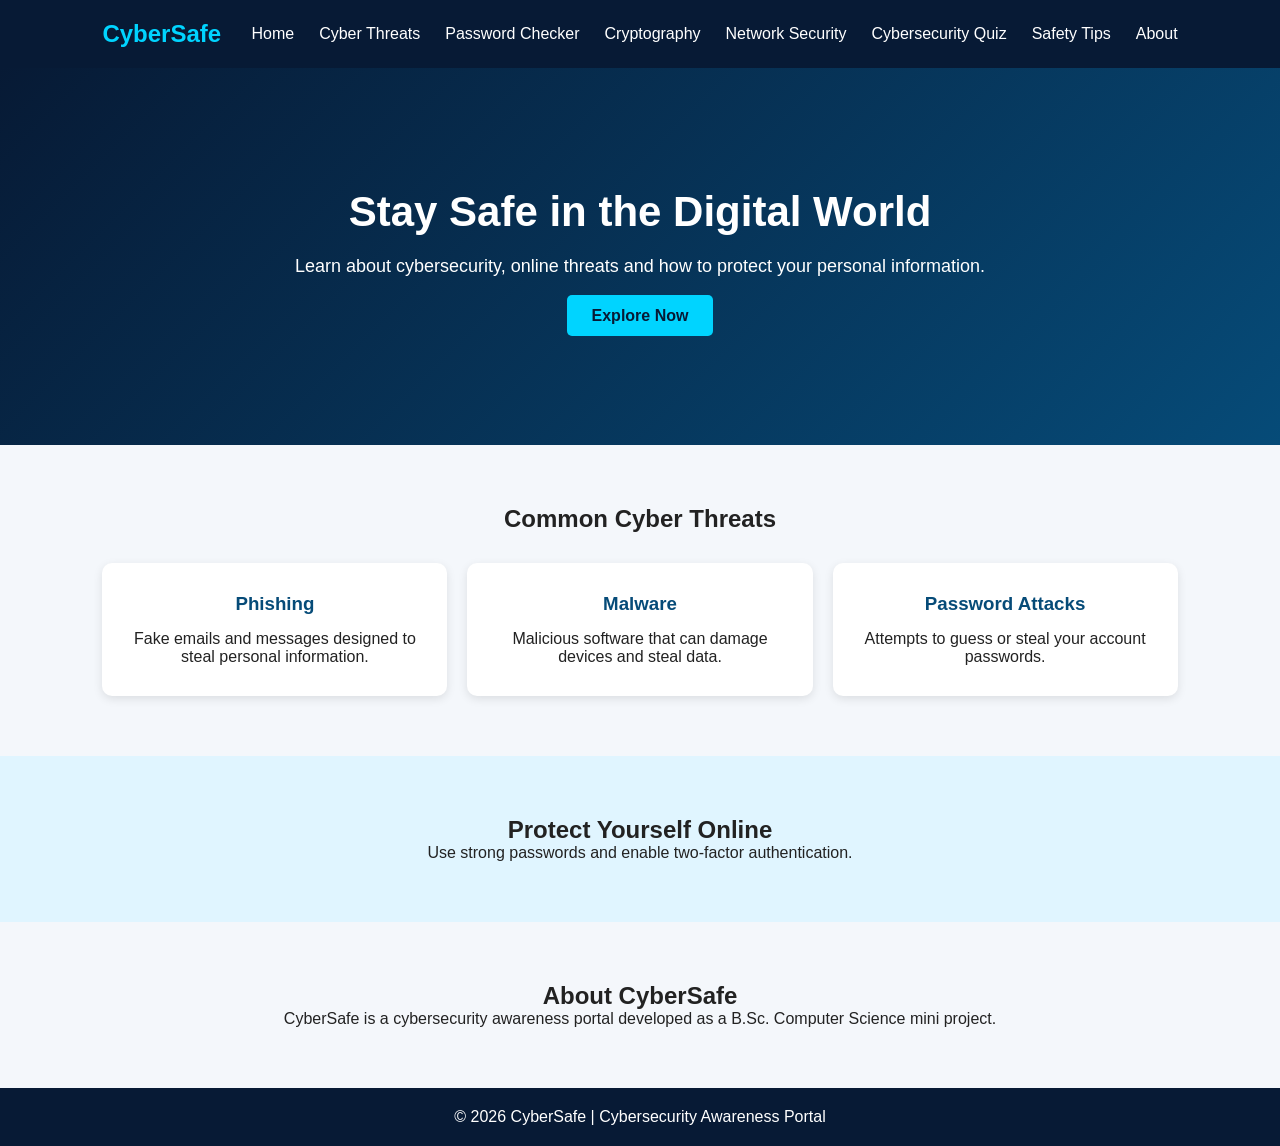
<file: index.html>
<!DOCTYPE html>
<html lang="en">

<head>
    <meta charset="UTF-8">
    <meta name="viewport" content="width=device-width, initial-scale=1.0">

    <title>CyberSafe - Cybersecurity Awareness</title>

    <link rel="stylesheet" href="style.css">
</head>

<body>

    <!-- Navigation Bar -->

    <header>
        <nav class="navbar">

            <h2 class="logo">CyberSafe</h2>

            <ul>
    <li><a href="#home">Home</a></li>
    <li><a href="threats.html">Cyber Threats</a></li>
    <li><a href="password.html">Password Checker</a></li>
    <li><a href="cryptography.html">Cryptography</a></li>
    <li><a href="network.html">Network Security</a></li>
    <li><a href="quiz.html">Cybersecurity Quiz</a></li>
    <li><a href="tips.html">Safety Tips</a></li>
    <li><a href="about.html">About</a></li>
</ul>

        </nav>
    </header>


    <!-- Home Section -->

    <section class="hero" id="home">

        <h1>Stay Safe in the Digital World</h1>

        <p>
            Learn about cybersecurity, online threats
            and how to protect your personal information.
        </p>

        <a href="#threats" class="btn">Explore Now</a>

    </section>


    <!-- Cyber Threats -->

    <section class="threats" id="threats">

        <h2>Common Cyber Threats</h2>

        <div class="cards">

            <div class="card">
                <h3>Phishing</h3>
                <p>Fake emails and messages designed to steal personal information.</p>
            </div>

            <div class="card">
                <h3>Malware</h3>
                <p>Malicious software that can damage devices and steal data.</p>
            </div>

            <div class="card">
                <h3>Password Attacks</h3>
                <p>Attempts to guess or steal your account passwords.</p>
            </div>

        </div>

    </section>


    <!-- Security Section -->

    <section class="security" id="security">

        <h2>Protect Yourself Online</h2>

        <p>Use strong passwords and enable two-factor authentication.</p>

    </section>


    <!-- About Section -->

    <section class="about" id="about">

        <h2>About CyberSafe</h2>

        <p>
            CyberSafe is a cybersecurity awareness portal
            developed as a B.Sc. Computer Science mini project.
        </p>

    </section>


    <!-- Footer -->

    <footer>

        <p>© 2026 CyberSafe | Cybersecurity Awareness Portal</p>

    </footer>

    <script src="script.js"></script>

</body>
</html>
</file>
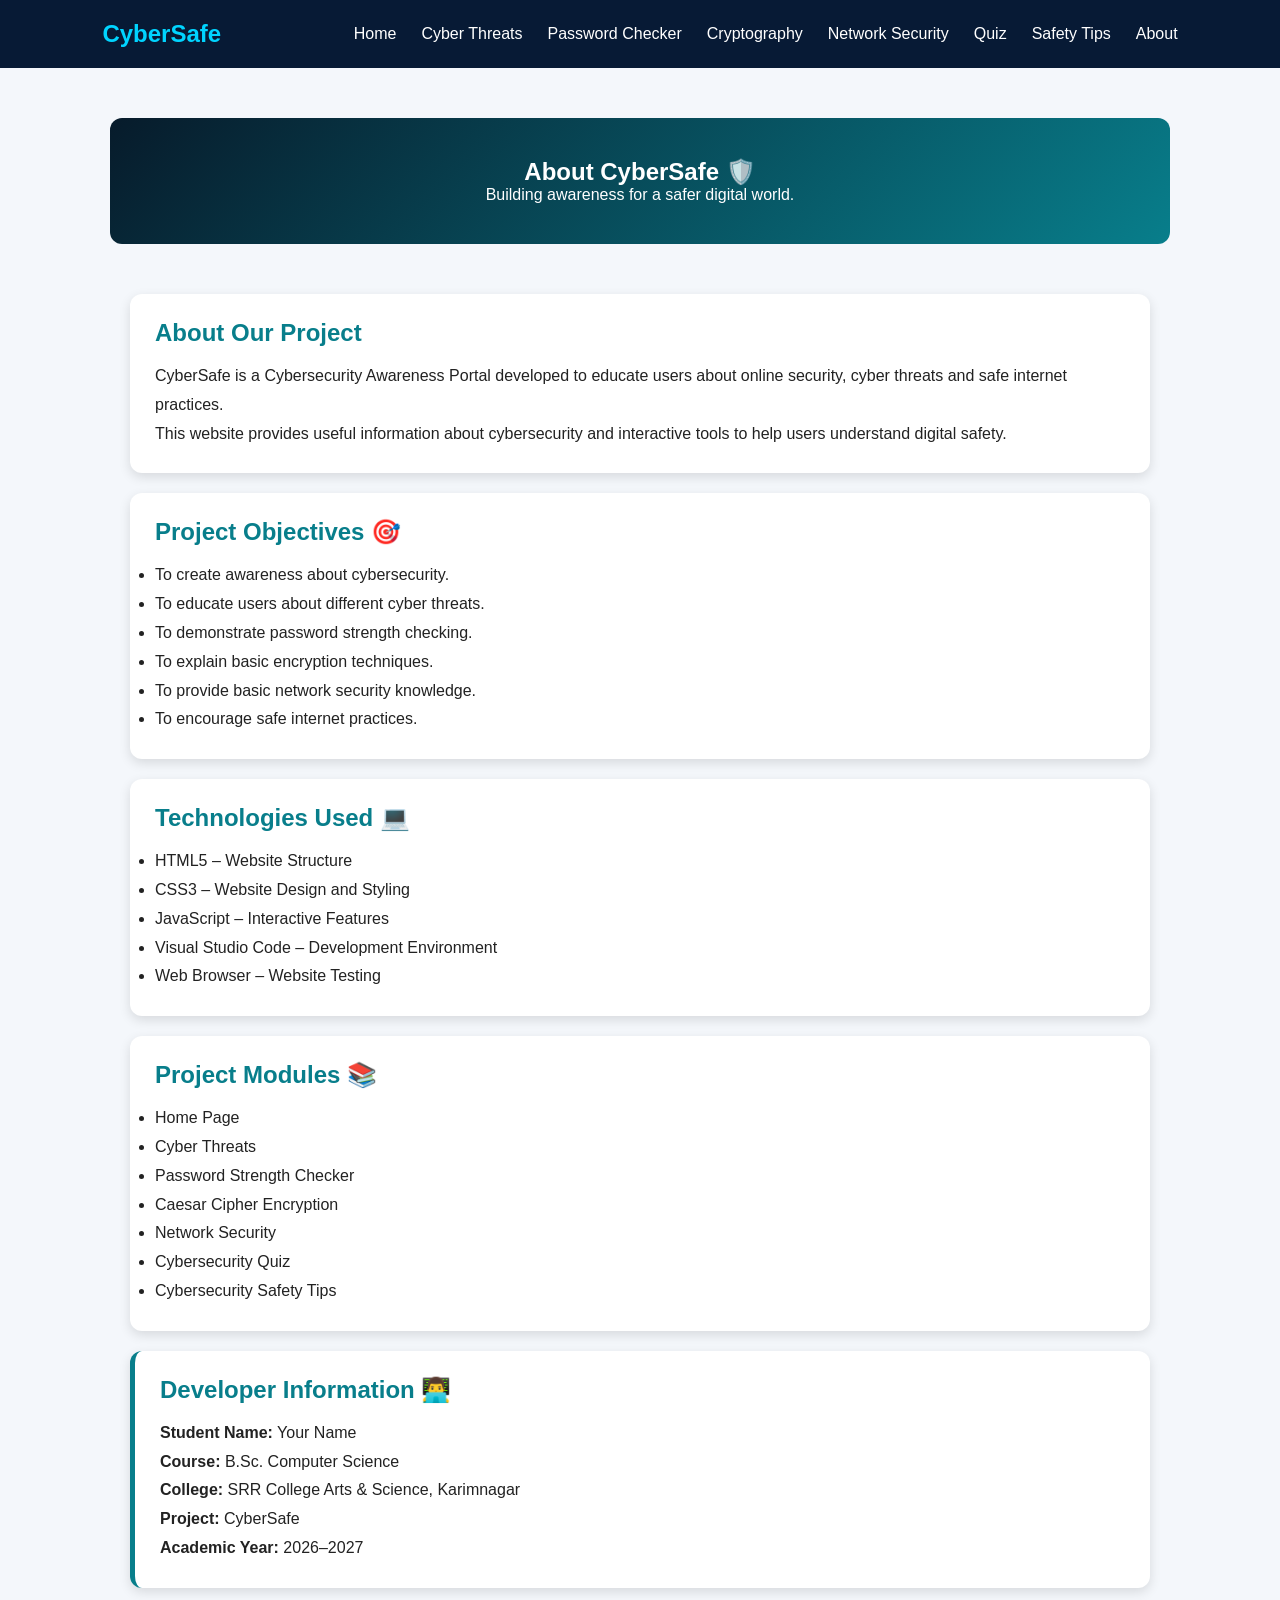
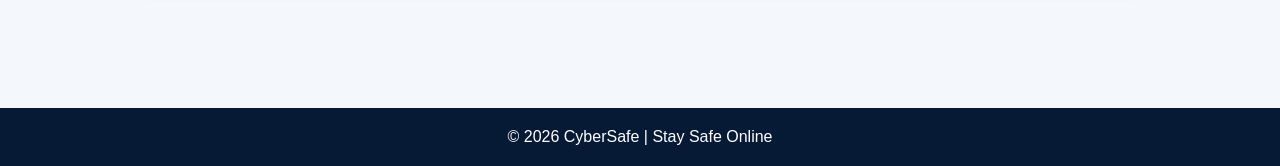
<file: about.html>
<!DOCTYPE html>
<html lang="en">

<head>
    <meta charset="UTF-8">
    <meta name="viewport" content="width=device-width, initial-scale=1.0">

    <title>About CyberSafe</title>

    <link rel="stylesheet" href="style.css">
</head>

<body>

    <!-- Navigation Bar -->

    <header>
        <nav class="navbar">

            <h2 class="logo">CyberSafe</h2>

            <ul>
                <li><a href="index.html">Home</a></li>
                <li><a href="threats.html">Cyber Threats</a></li>
                <li><a href="password.html">Password Checker</a></li>
                <li><a href="cryptography.html">Cryptography</a></li>
                <li><a href="network.html">Network Security</a></li>
                <li><a href="quiz.html">Quiz</a></li>
                <li><a href="tips.html">Safety Tips</a></li>
                <li><a href="about.html">About</a></li>
            </ul>

        </nav>
    </header>


    <!-- About Hero -->
    <main class="about-container">
    <section class="about-hero">

        <h1>About CyberSafe 🛡️</h1>

        <p>Building awareness for a safer digital world.</p>

    </section>


    <!-- Project Introduction -->

    <section class="about-container">

        <div class="about-card">

            <h2>About Our Project</h2>

            <p>
                CyberSafe is a Cybersecurity Awareness Portal
                developed to educate users about online security,
                cyber threats and safe internet practices.
            </p>

            <p>
                This website provides useful information about
                cybersecurity and interactive tools to help users
                understand digital safety.
            </p>

        </div>


        <!-- Objectives -->

        <div class="about-card">

            <h2>Project Objectives 🎯</h2>

            <ul>
                <li>To create awareness about cybersecurity.</li>
                <li>To educate users about different cyber threats.</li>
                <li>To demonstrate password strength checking.</li>
                <li>To explain basic encryption techniques.</li>
                <li>To provide basic network security knowledge.</li>
                <li>To encourage safe internet practices.</li>
            </ul>

        </div>


        <!-- Technologies -->

        <div class="about-card">

            <h2>Technologies Used 💻</h2>

            <ul>
                <li>HTML5 – Website Structure</li>
                <li>CSS3 – Website Design and Styling</li>
                <li>JavaScript – Interactive Features</li>
                <li>Visual Studio Code – Development Environment</li>
                <li>Web Browser – Website Testing</li>
            </ul>

        </div>


        <!-- Modules -->

        <div class="about-card">

            <h2>Project Modules 📚</h2>

            <ul>
                <li>Home Page</li>
                <li>Cyber Threats</li>
                <li>Password Strength Checker</li>
                <li>Caesar Cipher Encryption</li>
                <li>Network Security</li>
                <li>Cybersecurity Quiz</li>
                <li>Cybersecurity Safety Tips</li>
            </ul>

        </div>


        <!-- Developer Information -->

        <div class="about-card developer-card">

            <h2>Developer Information 👨‍💻</h2>

            <p><strong>Student Name:</strong> Your Name</p>

            <p><strong>Course:</strong> B.Sc. Computer Science</p>

            <p><strong>College:</strong> SRR College Arts & Science, Karimnagar</p>

            <p><strong>Project:</strong> CyberSafe</p>

            <p><strong>Academic Year:</strong> 2026–2027</p>

        </div>

    </section>
    </main>

    <!-- Footer -->

    <footer>
        <p>© 2026 CyberSafe | Stay Safe Online</p>
    </footer>

</body>

</html>
</file>
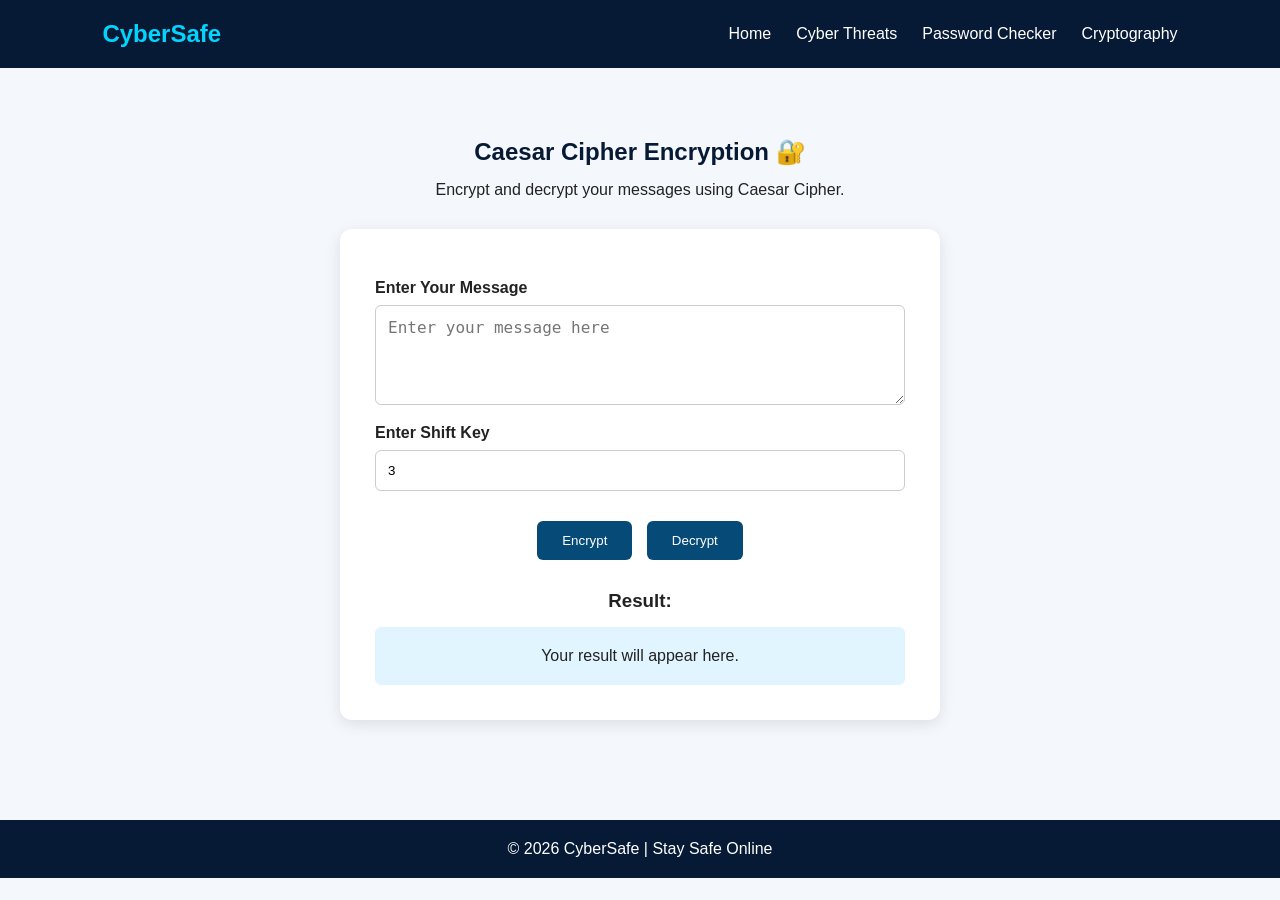
<file: cryptography.html>
<!DOCTYPE html>
<html lang="en">

<head>
    <meta charset="UTF-8">
    <meta name="viewport" content="width=device-width, initial-scale=1.0">

    <title>Cryptography | CyberSafe</title>

    <link rel="stylesheet" href="style.css">
</head>

<body>

    <header>
        <nav class="navbar">

            <h2 class="logo">CyberSafe</h2>

            <ul>
                <li><a href="index.html">Home</a></li>
                <li><a href="threats.html">Cyber Threats</a></li>
                <li><a href="password.html">Password Checker</a></li>
                <li><a href="cryptography.html">Cryptography</a></li>
            </ul>

        </nav>
    </header>

    <section class="crypto-section">

        <h1>Caesar Cipher Encryption 🔐</h1>

        <p>Encrypt and decrypt your messages using Caesar Cipher.</p>

        <div class="crypto-box">

            <label>Enter Your Message</label>

            <textarea id="message" placeholder="Enter your message here"></textarea>

            <label>Enter Shift Key</label>

            <input type="number" id="shift" value="3" min="0" max="25">

            <div class="crypto-buttons">

                <button onclick="encryptMessage()">Encrypt</button>

                <button onclick="decryptMessage()">Decrypt</button>

            </div>

            <h3>Result:</h3>

            <div id="output">Your result will appear here.</div>

        </div>

    </section>

    <footer>
        <p>© 2026 CyberSafe | Stay Safe Online</p>
    </footer>

    <script src="crypto.js"></script>

</body>
</html>
</file>
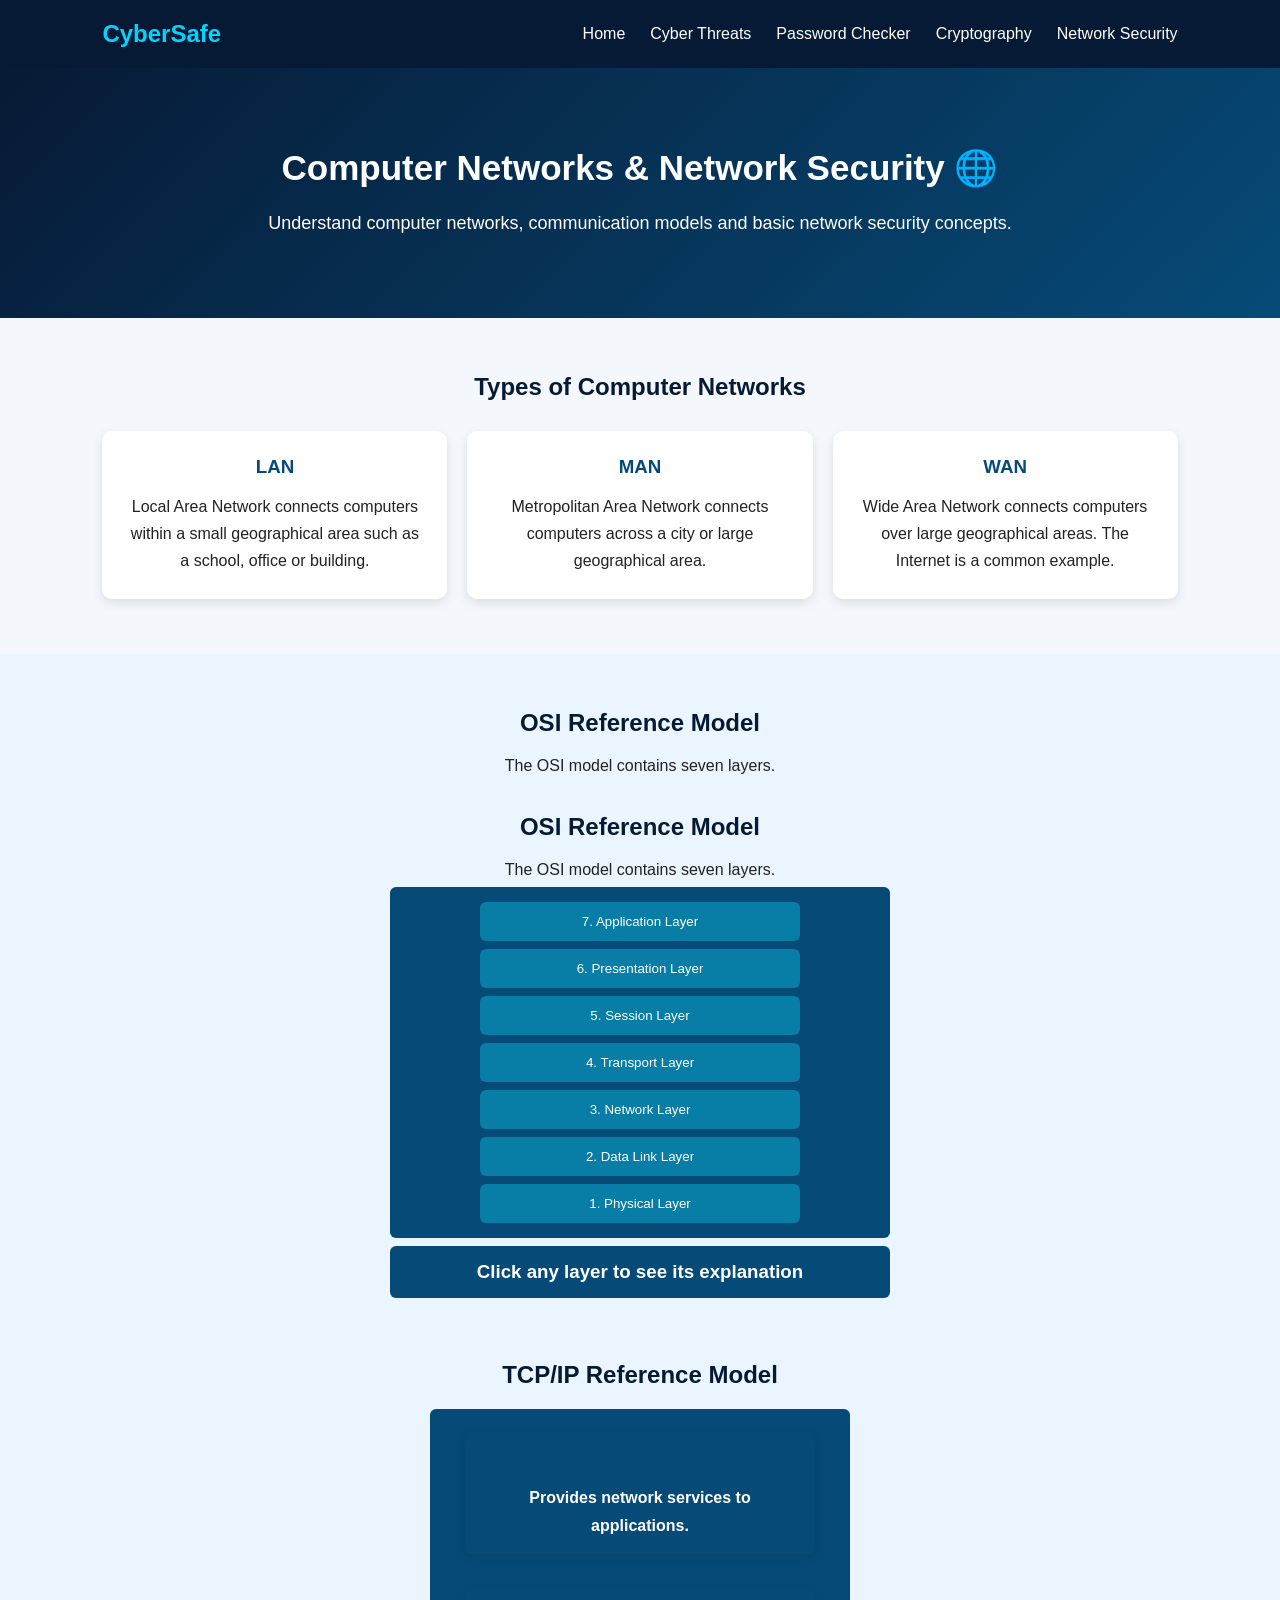
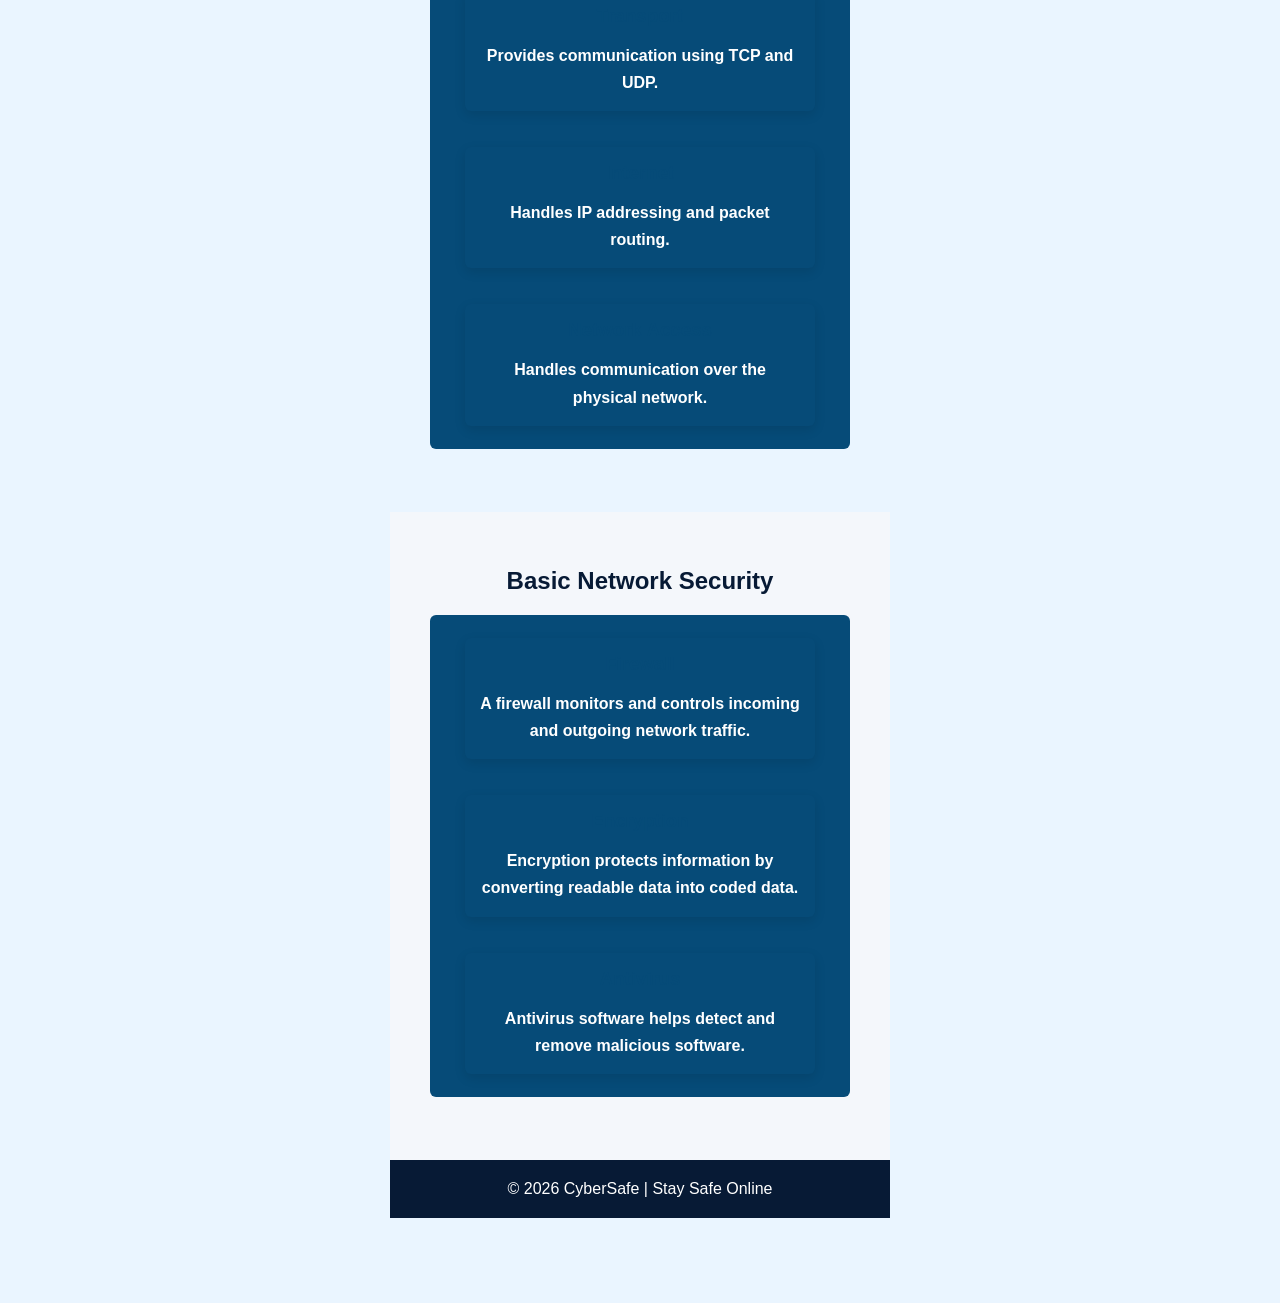
<file: network.html>
<!DOCTYPE html>
<html lang="en">

<head>
    <meta charset="UTF-8">
    <meta name="viewport" content="width=device-width, initial-scale=1.0">

    <title>Network Security | CyberSafe</title>

    <link rel="stylesheet" href="style.css">
</head>

<body>

    <!-- Navigation Bar -->

    <header>
        <nav class="navbar">

            <h2 class="logo">CyberSafe</h2>

            <ul>
                <li><a href="index.html">Home</a></li>
                <li><a href="threats.html">Cyber Threats</a></li>
                <li><a href="password.html">Password Checker</a></li>
                <li><a href="cryptography.html">Cryptography</a></li>
                <li><a href="network.html">Network Security</a></li>
            </ul>

        </nav>
    </header>


    <!-- Network Security Introduction -->

    <section class="network-hero">

        <h1>Computer Networks & Network Security 🌐</h1>

        <p>
            Understand computer networks, communication models
            and basic network security concepts.
        </p>

    </section>


    <!-- Types of Networks -->

    <section class="network-section">

        <h2>Types of Computer Networks</h2>

        <div class="network-cards">

            <div class="network-card">
                <h3>LAN</h3>
                <p>
                    Local Area Network connects computers
                    within a small geographical area such
                    as a school, office or building.
                </p>
            </div>

            <div class="network-card">
                <h3>MAN</h3>
                <p>
                    Metropolitan Area Network connects
                    computers across a city or large
                    geographical area.
                </p>
            </div>

            <div class="network-card">
                <h3>WAN</h3>
                <p>
                    Wide Area Network connects computers
                    over large geographical areas.
                    The Internet is a common example.
                </p>
            </div>

        </div>

    </section>


    <!-- OSI Model -->

    <section class="network-section osi-section">

        <h2>OSI Reference Model</h2>

        <p>The OSI model contains seven layers.</p>

        <div class="osi-layers">
        <!-- OSI Reference Model -->
        <section>
    <!-- Your existing seven layer boxes -->
        </section>

        <!-- Paste the seven-layer explanation here -->

        <!-- TCP/IP Reference Model -->
        <section>
    <!-- Your existing TCP/IP content -->
<section class="osi-section">
    <h2>OSI Reference Model</h2>
    <p>The OSI model contains seven layers.</p>

    <div class="osi-layers">
        <button onclick="showLayer(7)">7. Application Layer</button>
        <button onclick="showLayer(6)">6. Presentation Layer</button>
        <button onclick="showLayer(5)">5. Session Layer</button>
        <button onclick="showLayer(4)">4. Transport Layer</button>
        <button onclick="showLayer(3)">3. Network Layer</button>
        <button onclick="showLayer(2)">2. Data Link Layer</button>
        <button onclick="showLayer(1)">1. Physical Layer</button>
    </div>

    <div id="layerExplanation" class="layer-explanation">
        <h3>Click any layer to see its explanation</h3>
    </div>
</section>


    <!-- TCP/IP Model -->

    <section class="network-section">

        <h2>TCP/IP Reference Model</h2>

        <div class="network-cards">

            <div class="network-card">
                <h3>Application</h3>
                <p>Provides network services to applications.</p>
            </div>

            <div class="network-card">
                <h3>Transport</h3>
                <p>Provides communication using TCP and UDP.</p>
            </div>

            <div class="network-card">
                <h3>Internet</h3>
                <p>Handles IP addressing and packet routing.</p>
            </div>

            <div class="network-card">
                <h3>Network Access</h3>
                <p>Handles communication over the physical network.</p>
            </div>

        </div>

    </section>


    <!-- Network Security -->

    <section class="network-section security-section">

        <h2>Basic Network Security</h2>

        <div class="network-cards">

            <div class="network-card">
                <h3>Firewall</h3>
                <p>
                    A firewall monitors and controls
                    incoming and outgoing network traffic.
                </p>
            </div>

            <div class="network-card">
                <h3>Encryption</h3>
                <p>
                    Encryption protects information by
                    converting readable data into coded data.
                </p>
            </div>

            <div class="network-card">
                <h3>Antivirus</h3>
                <p>
                    Antivirus software helps detect and
                    remove malicious software.
                </p>
            </div>

        </div>

    </section>


    <!-- Footer -->

    <footer>

        <p>© 2026 CyberSafe | Stay Safe Online</p>

    </footer>
<script>
function showLayer(layer) {

    const explanations = {
        7: ["Application Layer",
            "Provides network services to applications. Examples: HTTP, FTP and SMTP."],

        6: ["Presentation Layer",
            "Handles data formatting, encryption, decryption and compression."],

        5: ["Session Layer",
            "Establishes, manages and terminates communication sessions."],

        4: ["Transport Layer",
            "Ensures data delivery using TCP and UDP protocols."],

        3: ["Network Layer",
            "Handles IP addressing and routing of data between networks."],

        2: ["Data Link Layer",
            "Transfers data between directly connected devices using MAC addresses."],

        1: ["Physical Layer",
            "Transmits raw bits (0s and 1s) through cables and wireless signals."]
    };

    document.getElementById("layerExplanation").innerHTML =
        "<h3>" + explanations[layer][0] + "</h3>" +
        "<p>" + explanations[layer][1] + "</p>";
}
</script>
</body>
</html>
</file>
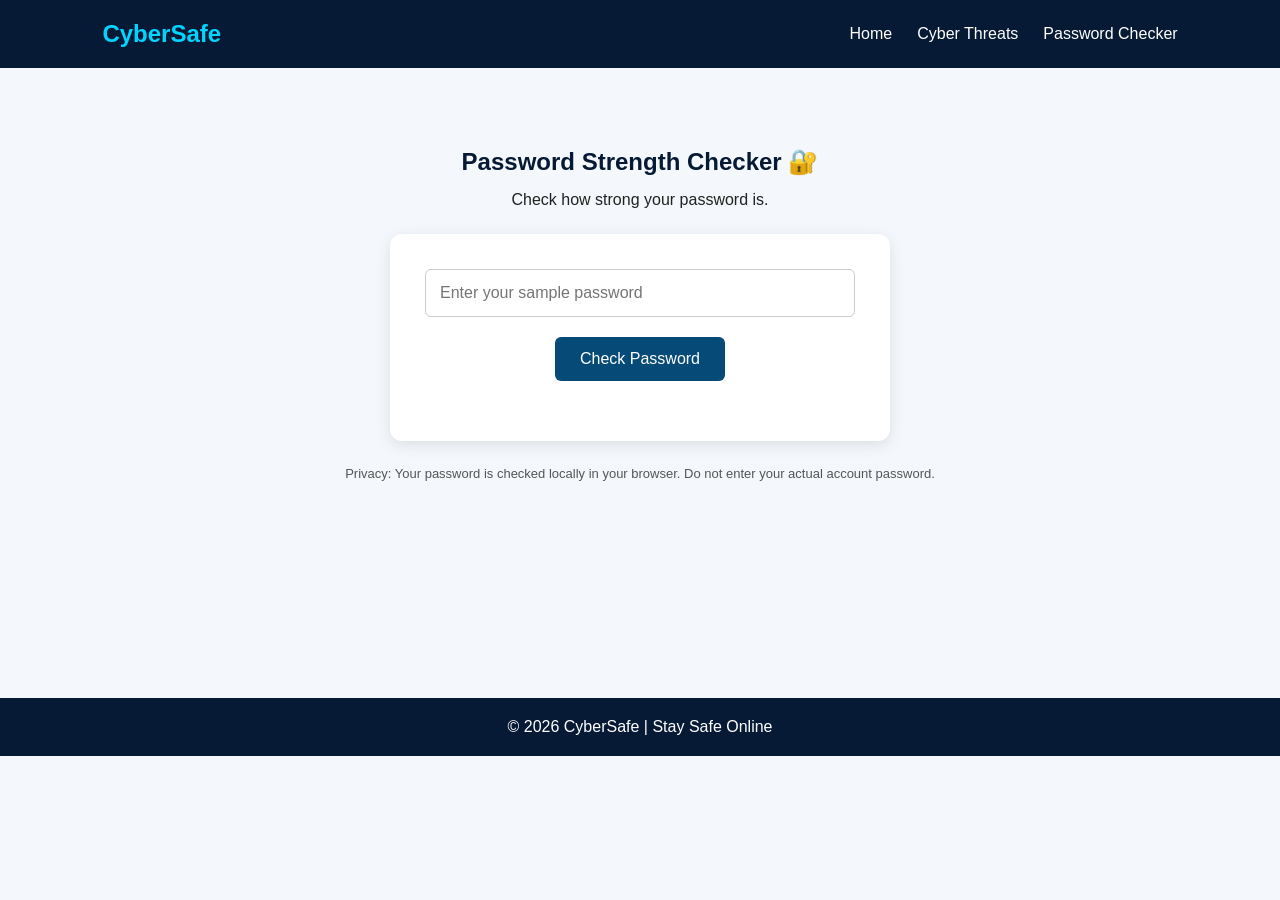
<file: password.html>
<!DOCTYPE html>
<html lang="en">

<head>
    <meta charset="UTF-8">
    <meta name="viewport" content="width=device-width, initial-scale=1.0">

    <title>Password Checker | CyberSafe</title>

    <link rel="stylesheet" href="style.css">
</head>

<body>

    <!-- Navigation -->

    <header>
        <nav class="navbar">

            <h2 class="logo">CyberSafe</h2>

            <ul>
                <li><a href="index.html">Home</a></li>
                <li><a href="threats.html">Cyber Threats</a></li>
                <li><a href="password.html">Password Checker</a></li>
            </ul>

        </nav>
    </header>


    <!-- Password Checker -->

    <section class="password-section">

        <h1>Password Strength Checker 🔐</h1>

        <p>Check how strong your password is.</p>

        <div class="password-box">

            <input
                type="password"
                id="password"
                placeholder="Enter your sample password"
            >

            <button onclick="checkPassword()">
                Check Password
            </button>

            <h3 id="result"></h3>

            <p id="suggestions"></p>

        </div>

        <p class="privacy-note">
            Privacy: Your password is checked locally in your browser.
            Do not enter your actual account password.
        </p>

    </section>


    <!-- Footer -->

    <footer>

        <p>© 2026 CyberSafe | Stay Safe Online</p>

    </footer>

    <script src="password.js"></script>

</body>
</html>
</file>
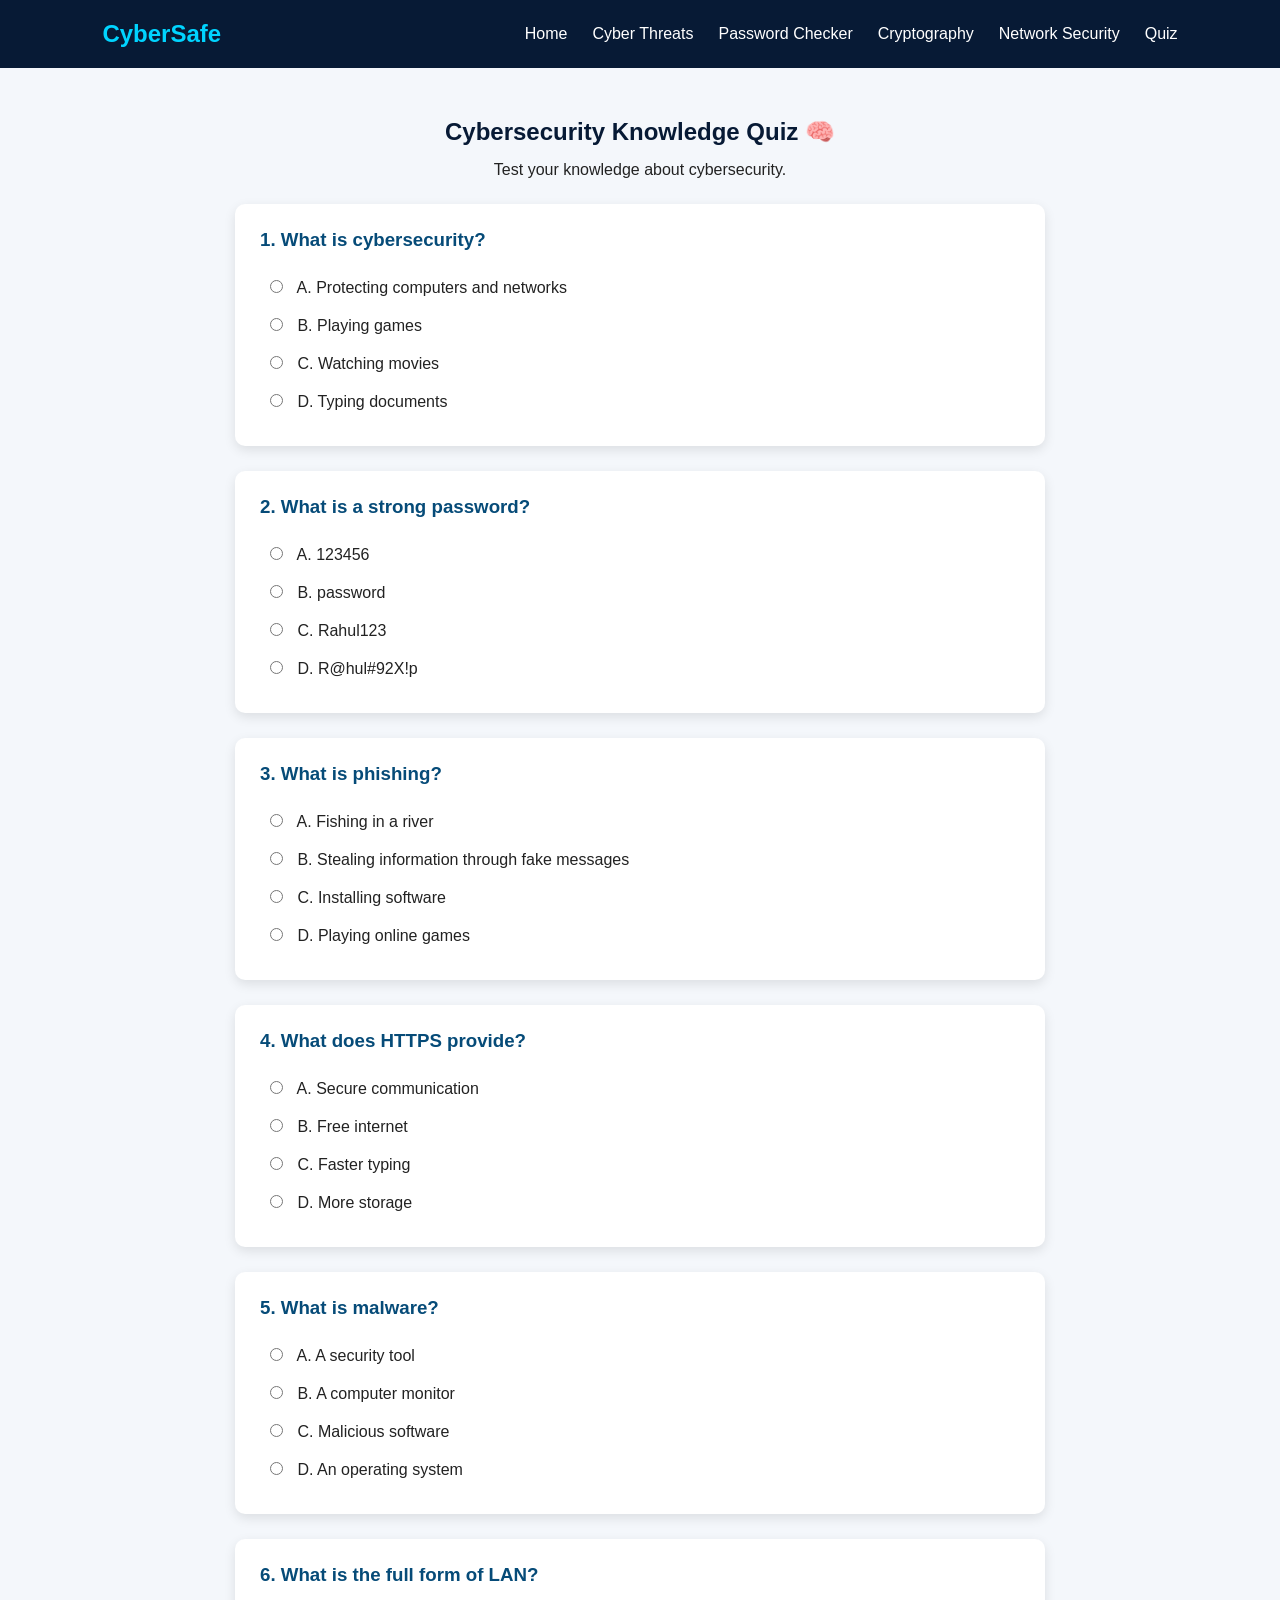
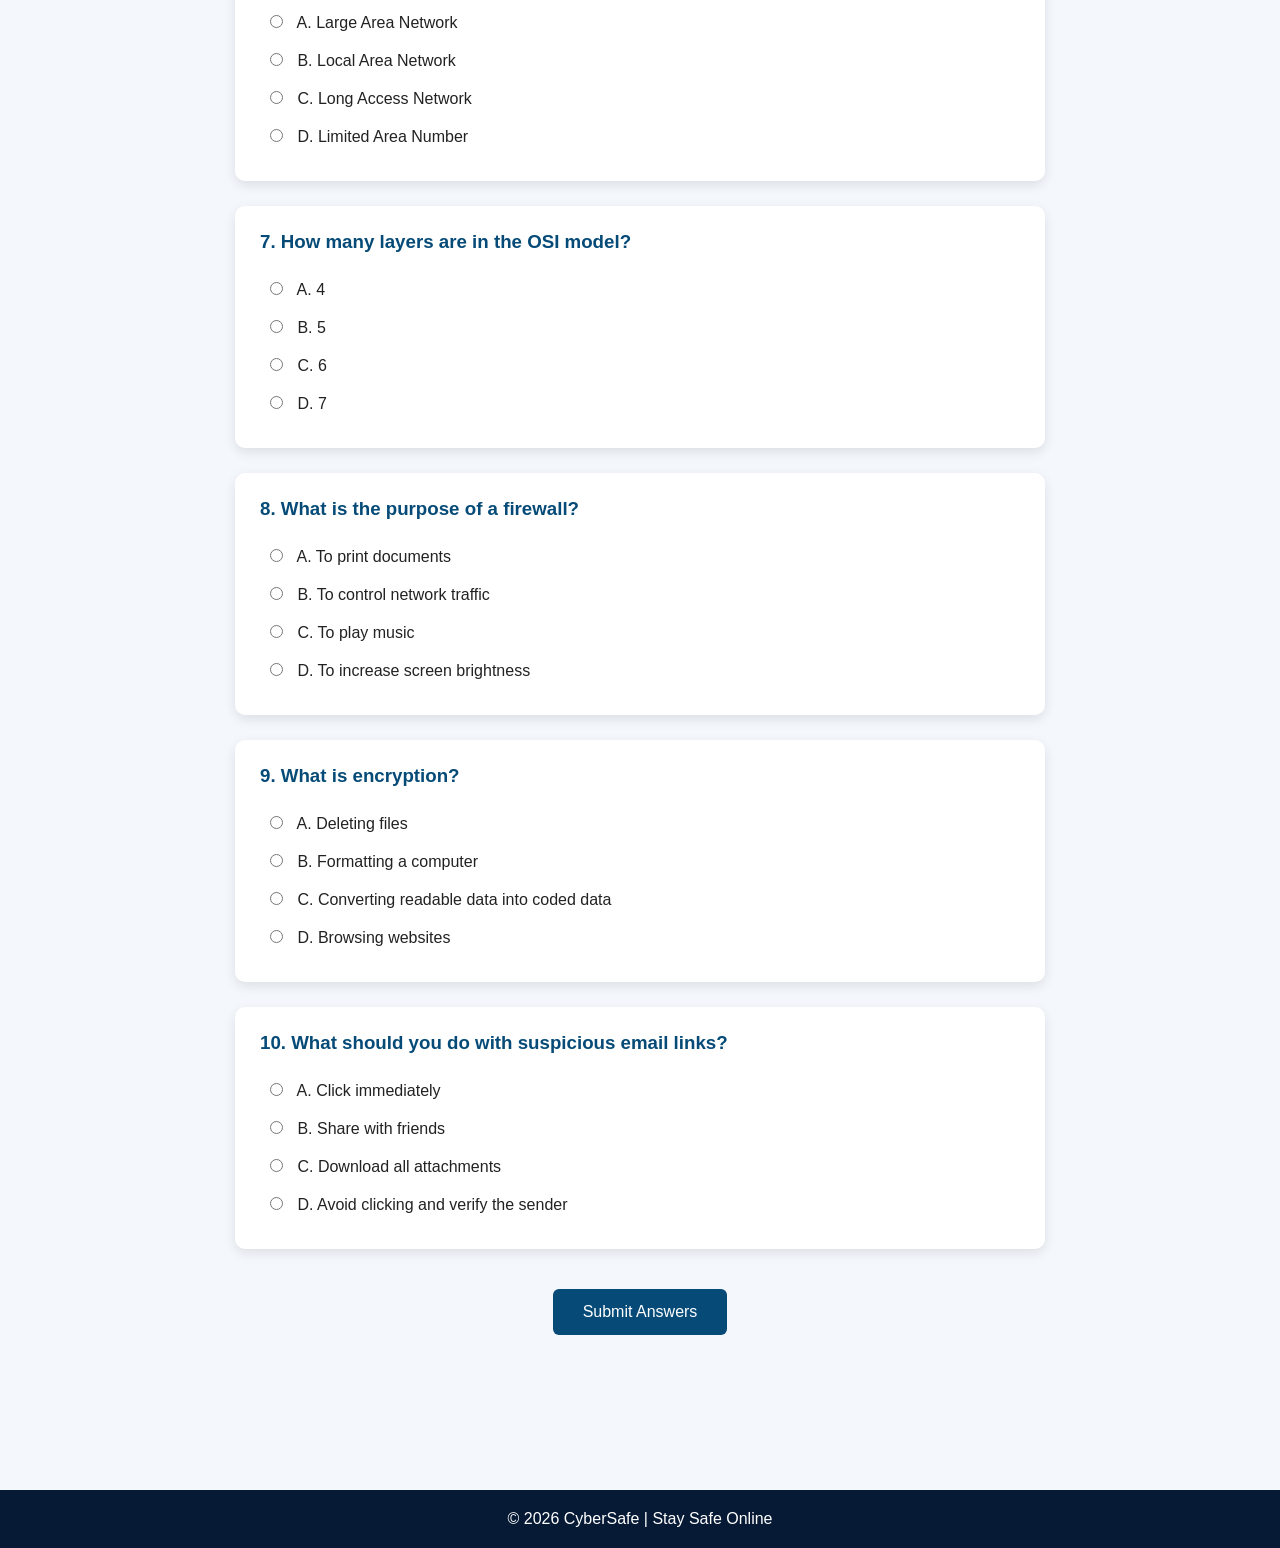
<file: quiz.html>
<!DOCTYPE html>
<html lang="en">

<head>
    <meta charset="UTF-8">
    <meta name="viewport" content="width=device-width, initial-scale=1.0">

    <title>Cybersecurity Quiz | CyberSafe</title>

    <link rel="stylesheet" href="style.css">
</head>

<body>

    <!-- Navigation Bar -->

    <header>
        <nav class="navbar">

            <h2 class="logo">CyberSafe</h2>

            <ul>
                <li><a href="index.html">Home</a></li>
                <li><a href="threats.html">Cyber Threats</a></li>
                <li><a href="password.html">Password Checker</a></li>
                <li><a href="cryptography.html">Cryptography</a></li>
                <li><a href="network.html">Network Security</a></li>
                <li><a href="quiz.html">Quiz</a></li>
            </ul>

        </nav>
    </header>


    <!-- Quiz Section -->

    <section class="quiz-section">

        <h1>Cybersecurity Knowledge Quiz 🧠</h1>

        <p>Test your knowledge about cybersecurity.</p>

        <form id="quizForm">

            <div class="question">

                <h3>1. What is cybersecurity?</h3>

                <label><input type="radio" name="q1" value="a">
                    A. Protecting computers and networks
                </label>

                <label><input type="radio" name="q1" value="b">
                    B. Playing games
                </label>

                <label><input type="radio" name="q1" value="c">
                    C. Watching movies
                </label>

                <label><input type="radio" name="q1" value="d">
                    D. Typing documents
                </label>

            </div>


            <div class="question">

                <h3>2. What is a strong password?</h3>

                <label><input type="radio" name="q2" value="a">
                    A. 123456
                </label>

                <label><input type="radio" name="q2" value="b">
                    B. password
                </label>

                <label><input type="radio" name="q2" value="c">
                    C. Rahul123
                </label>

                <label><input type="radio" name="q2" value="d">
                    D. R@hul#92X!p
                </label>

            </div>


            <div class="question">

                <h3>3. What is phishing?</h3>

                <label><input type="radio" name="q3" value="a">
                    A. Fishing in a river
                </label>

                <label><input type="radio" name="q3" value="b">
                    B. Stealing information through fake messages
                </label>

                <label><input type="radio" name="q3" value="c">
                    C. Installing software
                </label>

                <label><input type="radio" name="q3" value="d">
                    D. Playing online games
                </label>

            </div>


            <div class="question">

                <h3>4. What does HTTPS provide?</h3>

                <label><input type="radio" name="q4" value="a">
                    A. Secure communication
                </label>

                <label><input type="radio" name="q4" value="b">
                    B. Free internet
                </label>

                <label><input type="radio" name="q4" value="c">
                    C. Faster typing
                </label>

                <label><input type="radio" name="q4" value="d">
                    D. More storage
                </label>

            </div>


            <div class="question">

                <h3>5. What is malware?</h3>

                <label><input type="radio" name="q5" value="a">
                    A. A security tool
                </label>

                <label><input type="radio" name="q5" value="b">
                    B. A computer monitor
                </label>

                <label><input type="radio" name="q5" value="c">
                    C. Malicious software
                </label>

                <label><input type="radio" name="q5" value="d">
                    D. An operating system
                </label>

            </div>


            <div class="question">

                <h3>6. What is the full form of LAN?</h3>

                <label><input type="radio" name="q6" value="a">
                    A. Large Area Network
                </label>

                <label><input type="radio" name="q6" value="b">
                    B. Local Area Network
                </label>

                <label><input type="radio" name="q6" value="c">
                    C. Long Access Network
                </label>

                <label><input type="radio" name="q6" value="d">
                    D. Limited Area Number
                </label>

            </div>


            <div class="question">

                <h3>7. How many layers are in the OSI model?</h3>

                <label><input type="radio" name="q7" value="a">
                    A. 4
                </label>

                <label><input type="radio" name="q7" value="b">
                    B. 5
                </label>

                <label><input type="radio" name="q7" value="c">
                    C. 6
                </label>

                <label><input type="radio" name="q7" value="d">
                    D. 7
                </label>

            </div>


            <div class="question">

                <h3>8. What is the purpose of a firewall?</h3>

                <label><input type="radio" name="q8" value="a">
                    A. To print documents
                </label>

                <label><input type="radio" name="q8" value="b">
                    B. To control network traffic
                </label>

                <label><input type="radio" name="q8" value="c">
                    C. To play music
                </label>

                <label><input type="radio" name="q8" value="d">
                    D. To increase screen brightness
                </label>

            </div>


            <div class="question">

                <h3>9. What is encryption?</h3>

                <label><input type="radio" name="q9" value="a">
                    A. Deleting files
                </label>

                <label><input type="radio" name="q9" value="b">
                    B. Formatting a computer
                </label>

                <label><input type="radio" name="q9" value="c">
                    C. Converting readable data into coded data
                </label>

                <label><input type="radio" name="q9" value="d">
                    D. Browsing websites
                </label>

            </div>


            <div class="question">

                <h3>10. What should you do with suspicious email links?</h3>

                <label><input type="radio" name="q10" value="a">
                    A. Click immediately
                </label>

                <label><input type="radio" name="q10" value="b">
                    B. Share with friends
                </label>

                <label><input type="radio" name="q10" value="c">
                    C. Download all attachments
                </label>

                <label><input type="radio" name="q10" value="d">
                    D. Avoid clicking and verify the sender
                </label>

            </div>


            <button type="submit" class="quiz-button">
                Submit Answers
            </button>

        </form>


        <!-- Result -->

        <div id="quizResult"></div>

        <button id="retryButton" onclick="restartQuiz()" hidden>
            Retake Quiz
        </button>

    </section>


    <footer>
        <p>© 2026 CyberSafe | Stay Safe Online</p>
    </footer>


    <script src="quiz.js"></script>

</body>

</html>
</file>
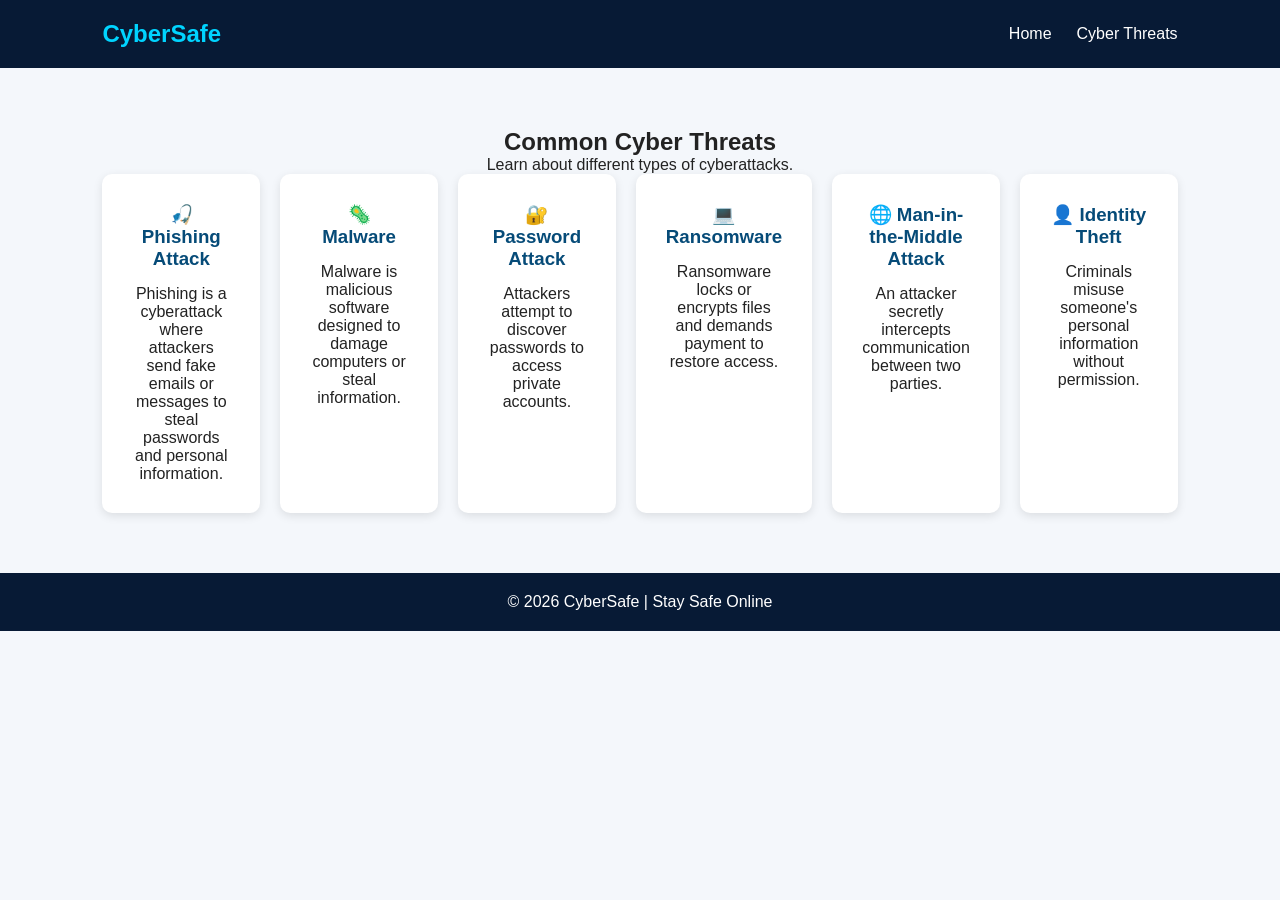
<file: threats.html>
<!DOCTYPE html>
<html lang="en">

<head>
    <meta charset="UTF-8">
    <meta name="viewport" content="width=device-width, initial-scale=1.0">

    <title>Cyber Threats | CyberSafe</title>

    <link rel="stylesheet" href="style.css">
</head>

<body>

    <header>
        <nav class="navbar">

            <h2 class="logo">CyberSafe</h2>

            <ul>
                <li><a href="index.html">Home</a></li>
                <li><a href="threats.html">Cyber Threats</a></li>
            </ul>

        </nav>
    </header>

    <section class="threats">

        <h1>Common Cyber Threats</h1>

        <p>Learn about different types of cyberattacks.</p>

        <div class="cards">

            <div class="card">
                <h3>🎣 Phishing Attack</h3>
                <p>
                    Phishing is a cyberattack where attackers
                    send fake emails or messages to steal
                    passwords and personal information.
                </p>
            </div>

            <div class="card">
                <h3>🦠 Malware</h3>
                <p>
                    Malware is malicious software designed
                    to damage computers or steal information.
                </p>
            </div>

            <div class="card">
                <h3>🔐 Password Attack</h3>
                <p>
                    Attackers attempt to discover passwords
                    to access private accounts.
                </p>
            </div>

            <div class="card">
                <h3>💻 Ransomware</h3>
                <p>
                    Ransomware locks or encrypts files
                    and demands payment to restore access.
                </p>
            </div>

            <div class="card">
                <h3>🌐 Man-in-the-Middle Attack</h3>
                <p>
                    An attacker secretly intercepts
                    communication between two parties.
                </p>
            </div>

            <div class="card">
                <h3>👤 Identity Theft</h3>
                <p>
                    Criminals misuse someone's personal
                    information without permission.
                </p>
            </div>

        </div>

    </section>

    <footer>
        <p>© 2026 CyberSafe | Stay Safe Online</p>
    </footer>

</body>
</html>
</file>
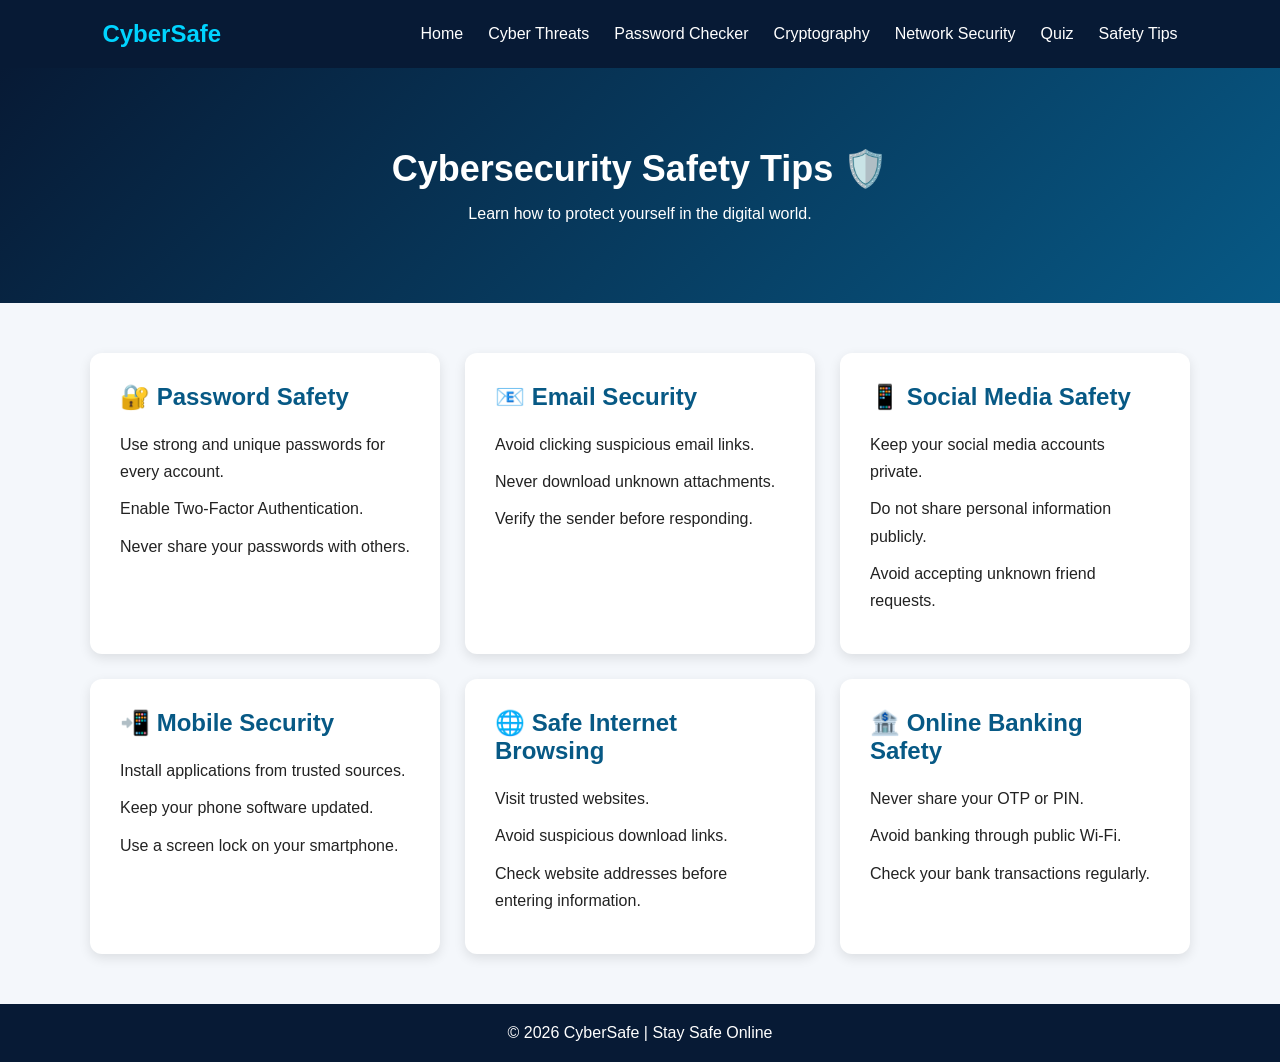
<file: tips.html>
<!DOCTYPE html>
<html lang="en">

<head>
    <meta charset="UTF-8">
    <meta name="viewport" content="width=device-width, initial-scale=1.0">

    <title>Cybersecurity Tips | CyberSafe</title>

    <link rel="stylesheet" href="style.css">
</head>

<body>

    <!-- Navigation -->

    <header>
        <nav class="navbar">

            <h2 class="logo">CyberSafe</h2>

            <ul>
                <li><a href="index.html">Home</a></li>
                <li><a href="threats.html">Cyber Threats</a></li>
                <li><a href="password.html">Password Checker</a></li>
                <li><a href="cryptography.html">Cryptography</a></li>
                <li><a href="network.html">Network Security</a></li>
                <li><a href="quiz.html">Quiz</a></li>
                <li><a href="tips.html">Safety Tips</a></li>
            </ul>

        </nav>
    </header>


    <!-- Hero Section -->

    <section class="tips-hero">

        <h1>Cybersecurity Safety Tips 🛡️</h1>

        <p>Learn how to protect yourself in the digital world.</p>

    </section>


    <!-- Safety Tips -->

    <section class="tips-container">

        <div class="tip-card">
            <h2>🔐 Password Safety</h2>
            <p>Use strong and unique passwords for every account.</p>
            <p>Enable Two-Factor Authentication.</p>
            <p>Never share your passwords with others.</p>
        </div>


        <div class="tip-card">
            <h2>📧 Email Security</h2>
            <p>Avoid clicking suspicious email links.</p>
            <p>Never download unknown attachments.</p>
            <p>Verify the sender before responding.</p>
        </div>


        <div class="tip-card">
            <h2>📱 Social Media Safety</h2>
            <p>Keep your social media accounts private.</p>
            <p>Do not share personal information publicly.</p>
            <p>Avoid accepting unknown friend requests.</p>
        </div>


        <div class="tip-card">
            <h2>📲 Mobile Security</h2>
            <p>Install applications from trusted sources.</p>
            <p>Keep your phone software updated.</p>
            <p>Use a screen lock on your smartphone.</p>
        </div>


        <div class="tip-card">
            <h2>🌐 Safe Internet Browsing</h2>
            <p>Visit trusted websites.</p>
            <p>Avoid suspicious download links.</p>
            <p>Check website addresses before entering information.</p>
        </div>


        <div class="tip-card">
            <h2>🏦 Online Banking Safety</h2>
            <p>Never share your OTP or PIN.</p>
            <p>Avoid banking through public Wi-Fi.</p>
            <p>Check your bank transactions regularly.</p>
        </div>

    </section>


    <footer>
        <p>© 2026 CyberSafe | Stay Safe Online</p>
    </footer>

</body>
</html>
</file>
<file: style.css>
* {
    margin: 0;
    padding: 0;
    box-sizing: border-box;
}

body {
    font-family: Arial, sans-serif;
    background: #f4f7fb;
    color: #222;
}

/* Navigation */

.navbar {
    background: #071a35;
    color: white;
    padding: 20px 8%;
    display: flex;
    justify-content: space-between;
    align-items: center;
}

.logo {
    color: #00d4ff;
}

.navbar ul {
    display: flex;
    list-style: none;
    gap: 25px;
}

.navbar a {
    color: white;
    text-decoration: none;
}

/* Hero Section */

.hero {
    background: linear-gradient(135deg, #071a35, #064b78);
    color: white;
    text-align: center;
    padding: 120px 20px;
}

.hero h1 {
    font-size: 42px;
    margin-bottom: 20px;
}

.hero p {
    font-size: 18px;
    margin-bottom: 30px;
}

.btn {
    background: #00d4ff;
    color: #071a35;
    padding: 12px 25px;
    text-decoration: none;
    border-radius: 5px;
    font-weight: bold;
}

/* Threat Section */

.threats {
    padding: 60px 8%;
    text-align: center;
}

.threats h2 {
    margin-bottom: 30px;
}

.cards {
    display: flex;
    gap: 20px;
}

.card {
    background: white;
    padding: 30px;
    flex: 1;
    border-radius: 10px;
    box-shadow: 0 3px 10px rgba(0,0,0,0.1);
}

.card h3 {
    color: #064b78;
    margin-bottom: 15px;
}

/* Security Section */

.security {
    background: #e0f5ff;
    padding: 60px;
    text-align: center;
}

/* About Section */

.about {
    padding: 60px;
    text-align: center;
}

/* Footer */

footer {
    background: #071a35;
    color: white;
    text-align: center;
    padding: 20px;
}

/* Mobile Responsive */

@media (max-width: 768px) {

    .navbar {
        flex-direction: column;
        gap: 20px;
    }

    .navbar ul {
        flex-wrap: wrap;
        justify-content: center;
    }

    .cards {
        flex-direction: column;
    }

    .hero h1 {
        font-size: 30px;
    }

}
/* Password Checker */

.password-section {
    text-align: center;
    padding: 80px 20px;
    min-height: 70vh;
}

.password-section h1 {
    color: #071a35;
    margin-bottom: 15px;
}

.password-section > p {
    margin-bottom: 25px;
}

.password-box {
    background: white;
    max-width: 500px;
    margin: auto;
    padding: 35px;
    border-radius: 12px;
    box-shadow: 0 4px 15px rgba(0,0,0,0.1);
}

.password-box input {
    width: 100%;
    padding: 14px;
    margin-bottom: 20px;
    border: 1px solid #ccc;
    border-radius: 6px;
    font-size: 16px;
}

.password-box button {
    background: #064b78;
    color: white;
    border: none;
    padding: 13px 25px;
    border-radius: 6px;
    cursor: pointer;
    font-size: 16px;
}

.password-box button:hover {
    background: #071a35;
}

#result {
    margin-top: 25px;
}

#suggestions {
    margin-top: 15px;
    line-height: 1.8;
}

.privacy-note {
    margin-top: 25px;
    font-size: 13px;
    color: #555;
}
/* Cryptography Module */

.crypto-section {
    text-align: center;
    padding: 70px 20px;
    min-height: 70vh;
}

.crypto-section h1 {
    color: #071a35;
    margin-bottom: 15px;
}

.crypto-box {
    background: white;
    max-width: 600px;
    margin: 30px auto;
    padding: 35px;
    border-radius: 12px;
    box-shadow: 0 4px 15px rgba(0,0,0,0.1);
}

.crypto-box label {
    display: block;
    text-align: left;
    margin: 15px 0 8px;
    font-weight: bold;
}

.crypto-box textarea {
    width: 100%;
    height: 100px;
    padding: 12px;
    border: 1px solid #ccc;
    border-radius: 6px;
    resize: vertical;
    font-size: 16px;
}

.crypto-box input {
    width: 100%;
    padding: 12px;
    border: 1px solid #ccc;
    border-radius: 6px;
}

.crypto-buttons {
    margin: 25px 0;
}

.crypto-buttons button {
    background: #064b78;
    color: white;
    border: none;
    padding: 12px 25px;
    margin: 5px;
    border-radius: 6px;
    cursor: pointer;
}

.crypto-buttons button:hover {
    background: #071a35;
}

#output {
    background: #e0f5ff;
    padding: 20px;
    margin-top: 15px;
    border-radius: 6px;
    overflow-wrap: anywhere;
    min-height: 50px;
}
/* Network Security Module */

.network-hero {
    background: linear-gradient(135deg, #071a35, #064b78);
    color: white;
    text-align: center;
    padding: 80px 20px;
}

.network-hero h1 {
    font-size: 35px;
    margin-bottom: 20px;
}

.network-hero p {
    font-size: 18px;
    line-height: 1.6;
}

.network-section {
    padding: 55px 8%;
    text-align: center;
}

.network-section h2 {
    color: #071a35;
    margin-bottom: 20px;
}

.network-cards {
    display: flex;
    flex-wrap: wrap;
    gap: 20px;
    justify-content: center;
    margin-top: 30px;
}

.network-card {
    background: white;
    padding: 25px;
    flex: 1 1 220px;
    max-width: 350px;
    border-radius: 10px;
    box-shadow: 0 4px 12px rgba(0,0,0,0.1);
    transition: transform 0.3s;
}

.network-card:hover {
    transform: translateY(-5px);
}

.network-card h3 {
    color: #064b78;
    margin-bottom: 15px;
}

.network-card p {
    line-height: 1.7;
}

/* OSI Model */

.osi-section {
    background: #eaf5ff;
}

.osi-layers {
    max-width: 500px;
    margin: 30px auto;
}

.osi-layers div {
    padding: 15px;
    margin: 8px 0;
    background: #064b78;
    color: white;
    border-radius: 6px;
    font-weight: bold;
}

.security-section {
    background: #f4f7fb;
}
/* Cybersecurity Quiz */

.quiz-section {
    padding: 50px 20px;
    max-width: 850px;
    margin: auto;
    text-align: center;
}

.quiz-section h1 {
    color: #071a35;
    margin-bottom: 15px;
}

.question {
    background: white;
    padding: 25px;
    margin: 25px 0;
    border-radius: 10px;
    text-align: left;
    box-shadow: 0 4px 12px rgba(0,0,0,0.1);
}

.question h3 {
    color: #064b78;
    margin-bottom: 18px;
}

.question label {
    display: block;
    padding: 10px;
    cursor: pointer;
}

.question input {
    margin-right: 10px;
}

.quiz-button,
#retryButton {
    background: #064b78;
    color: white;
    border: none;
    padding: 14px 30px;
    border-radius: 6px;
    font-size: 16px;
    cursor: pointer;
    margin: 15px;
}

.quiz-button:hover,
#retryButton:hover {
    background: #071a35;
}

#quizResult {
    margin: 25px auto;
    padding: 20px;
    font-size: 20px;
    font-weight: bold;
    border-radius: 8px;
}
/* Cybersecurity Safety Tips */

.tips-hero {
    background: linear-gradient(135deg, #071a35, #075985);
    color: white;
    text-align: center;
    padding: 80px 20px;
}

.tips-hero h1 {
    font-size: 36px;
    margin-bottom: 15px;
}

.tips-container {
    display: grid;
    grid-template-columns: repeat(3, 1fr);
    gap: 25px;
    padding: 50px;
    max-width: 1200px;
    margin: auto;
}

.tip-card {
    background: white;
    padding: 30px;
    border-radius: 12px;
    box-shadow: 0 4px 12px rgba(0,0,0,0.1);
    transition: 0.3s;
}

.tip-card:hover {
    transform: translateY(-8px);
}

.tip-card h2 {
    color: #075985;
    margin-bottom: 20px;
}

.tip-card p {
    line-height: 1.7;
    margin-bottom: 10px;
}

@media (max-width: 768px) {
    .tips-container {
        grid-template-columns: 1fr;
        padding: 20px;
    }
}
/* About Page Styling */

.about-container {
    max-width: 1100px;
    margin: 30px auto;
    padding: 20px;
}

.about-hero {
    text-align: center;
    padding: 40px 20px;
    background: linear-gradient(135deg, #071b2b, #087e8b);
    color: white;
    border-radius: 12px;
    margin-bottom: 25px;
}

.about-card {
    background: white;
    padding: 25px;
    margin-bottom: 20px;
    border-radius: 12px;
    box-shadow: 0 4px 12px rgba(0, 0, 0, 0.12);
}

.about-card h2 {
    color: #087e8b;
    margin-bottom: 15px;
}

.about-card p,
.about-card li {
    line-height: 1.8;
}

.developer-card {
    border-left: 5px solid #087e8b;
}
.osi-layers {
    display: flex;
    flex-direction: column;
    align-items: center;
    gap: 8px;
}

.osi-layers button {
    width: 320px;
    padding: 12px;
    background: #087da5;
    color: white;
    border: none;
    border-radius: 6px;
    cursor: pointer;
}

.osi-layers button:hover {
    background: #064e75;
}

.layer-explanation {
    max-width: 500px;
    margin: 25px auto;
    padding: 20px;
    background: #e5f5fc;
    border-radius: 10px;
    text-align: center;
}
</file>
